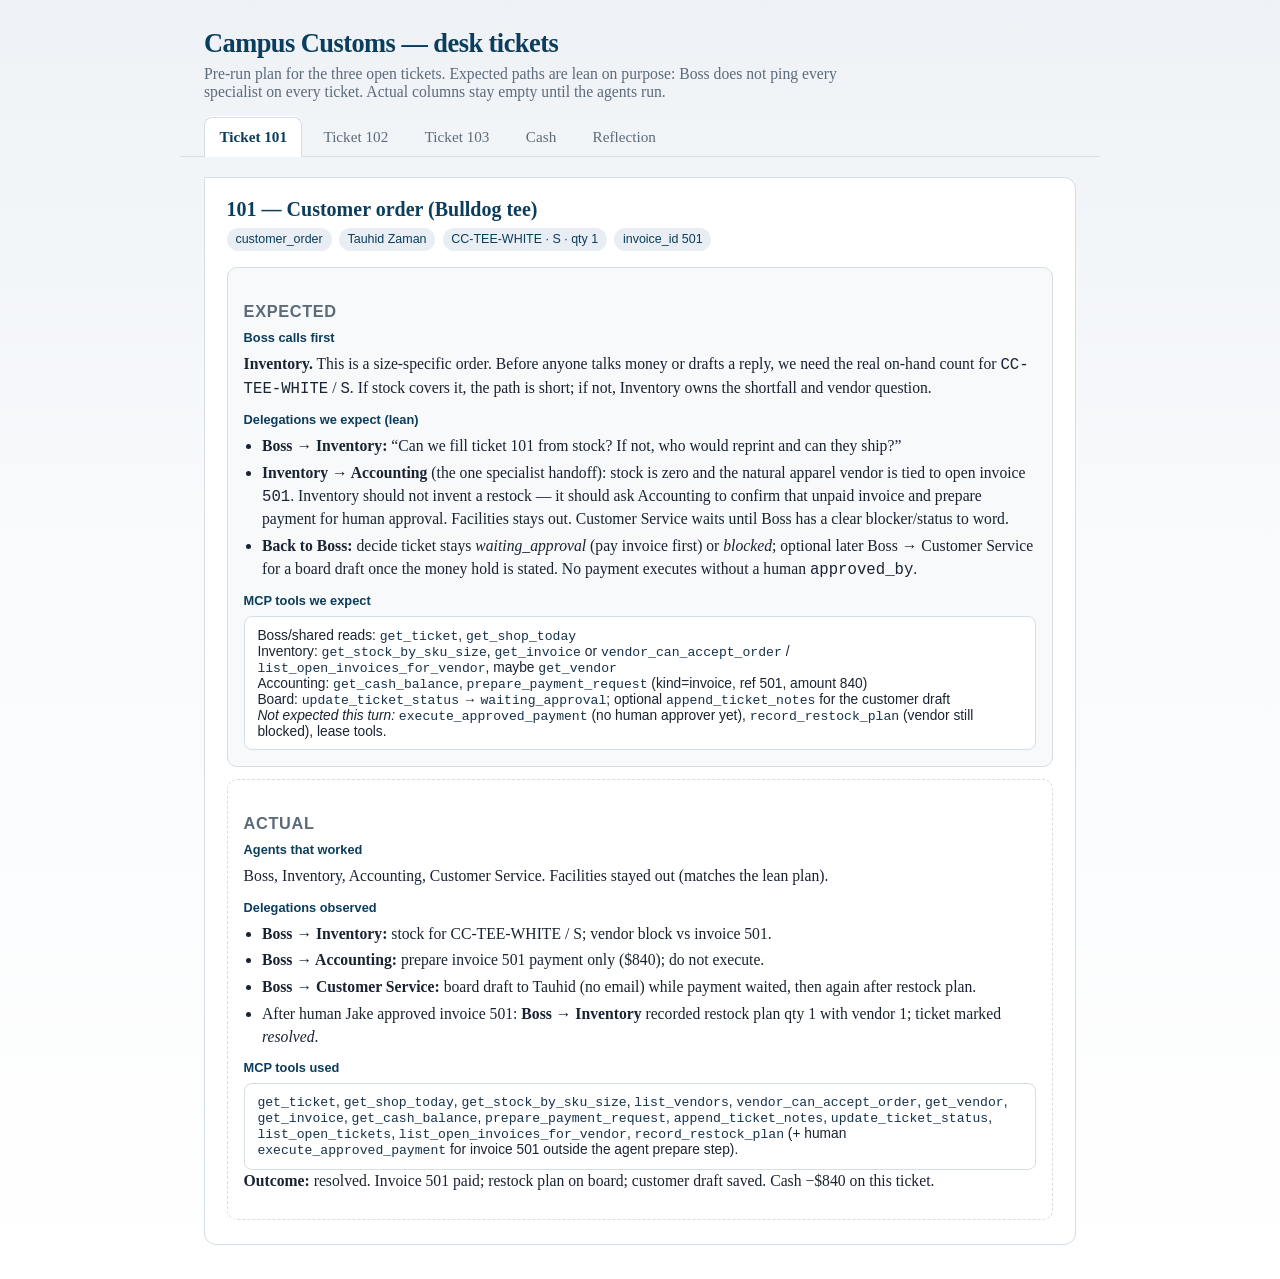
<file: output/desk_tickets.html>
<!DOCTYPE html>
<html lang="en">
<head>
  <meta charset="utf-8" />
  <meta name="viewport" content="width=device-width, initial-scale=1" />
  <title>Campus Customs — Desk Tickets</title>
  <style>
    :root {
      --ink: #1a2332;
      --muted: #5c6b7a;
      --line: #d5dde6;
      --panel: #f7f9fb;
      --accent: #0b3d5c;
      --chip: #e8eef3;
      --ok-bg: #eef6f0;
      --wait-bg: #fff8e8;
    }
    * { box-sizing: border-box; }
    body {
      margin: 0;
      font-family: "Iowan Old Style", "Palatino Linotype", Palatino, Georgia, serif;
      color: var(--ink);
      background: linear-gradient(180deg, #eef2f6 0%, #f8fafc 40%, #ffffff 100%);
      min-height: 100vh;
    }
    header {
      padding: 1.75rem 1.5rem 1rem;
      max-width: 920px;
      margin: 0 auto;
    }
    header h1 {
      margin: 0 0 0.35rem;
      font-size: 1.65rem;
      letter-spacing: -0.02em;
      color: var(--accent);
    }
    header p {
      margin: 0;
      color: var(--muted);
      font-size: 0.98rem;
      max-width: 40rem;
    }
    .tabs {
      display: flex;
      flex-wrap: wrap;
      gap: 0.35rem;
      max-width: 920px;
      margin: 0 auto;
      padding: 0 1.5rem;
      border-bottom: 1px solid var(--line);
    }
    .tabs button {
      appearance: none;
      border: 1px solid transparent;
      border-bottom: none;
      background: transparent;
      color: var(--muted);
      font: inherit;
      font-size: 0.95rem;
      padding: 0.65rem 0.9rem;
      cursor: pointer;
      border-radius: 8px 8px 0 0;
    }
    .tabs button[aria-selected="true"] {
      background: #fff;
      color: var(--accent);
      border-color: var(--line);
      font-weight: 600;
      box-shadow: 0 -1px 0 #fff;
      margin-bottom: -1px;
    }
    main {
      max-width: 920px;
      margin: 0 auto;
      padding: 1.25rem 1.5rem 3rem;
    }
    .panel {
      display: none;
      background: #fff;
      border: 1px solid var(--line);
      border-radius: 0 12px 12px 12px;
      padding: 1.25rem 1.35rem 1.5rem;
    }
    .panel.active { display: block; }
    .meta {
      display: flex;
      flex-wrap: wrap;
      gap: 0.45rem;
      margin: 0 0 1rem;
    }
    .chip {
      background: var(--chip);
      color: var(--accent);
      font-family: "Avenir Next", "Segoe UI", sans-serif;
      font-size: 0.78rem;
      padding: 0.28rem 0.55rem;
      border-radius: 999px;
    }
    h2 {
      margin: 0 0 0.4rem;
      font-size: 1.25rem;
      color: var(--accent);
    }
    h3 {
      margin: 1.25rem 0 0.5rem;
      font-size: 1.02rem;
      font-family: "Avenir Next", "Segoe UI", sans-serif;
      text-transform: uppercase;
      letter-spacing: 0.04em;
      color: var(--muted);
    }
    .section {
      background: var(--panel);
      border: 1px solid var(--line);
      border-radius: 10px;
      padding: 0.9rem 1rem 1rem;
      margin-top: 0.75rem;
    }
    .section.actual {
      min-height: 8rem;
      background: #fff;
      border-style: dashed;
    }
    .section p, .section li {
      font-size: 0.98rem;
      line-height: 1.45;
    }
    .section p { margin: 0 0 0.65rem; }
    .section ul { margin: 0.25rem 0 0.65rem 1.15rem; padding: 0; }
    .section li { margin: 0.25rem 0; }
    .section .label {
      font-family: "Avenir Next", "Segoe UI", sans-serif;
      font-size: 0.8rem;
      font-weight: 700;
      color: var(--accent);
      margin-bottom: 0.35rem;
    }
    .tools {
      font-family: "Avenir Next", "Segoe UI", sans-serif;
      font-size: 0.86rem;
      background: #fff;
      border: 1px solid var(--line);
      border-radius: 8px;
      padding: 0.65rem 0.8rem;
      margin: 0.35rem 0 0;
    }
    .tools code {
      font-family: ui-monospace, "SF Mono", Menlo, monospace;
      font-size: 0.82rem;
      color: #16324a;
    }
    .placeholder {
      color: var(--muted);
      font-style: italic;
      margin: 0;
    }
    .later {
      padding: 2rem 1rem;
      text-align: center;
      color: var(--muted);
    }
    .later strong {
      display: block;
      color: var(--accent);
      font-style: normal;
      margin-bottom: 0.35rem;
    }
    .reflect h2 {
      margin-top: 0;
    }
    .reflect h3 {
      margin-top: 1.4rem;
    }
    .reflect .section h4 {
      margin: 0.85rem 0 0.35rem;
      font-family: "Avenir Next", "Segoe UI", sans-serif;
      font-size: 0.92rem;
      color: var(--accent);
    }
    .reflect .section p,
    .reflect .section li {
      font-size: 0.95rem;
      line-height: 1.5;
    }
  </style>
</head>
<body>
  <header>
    <h1>Campus Customs — desk tickets</h1>
    <p>
      Pre-run plan for the three open tickets. Expected paths are lean on purpose:
      Boss does not ping every specialist on every ticket. Actual columns stay empty until the agents run.
    </p>
  </header>

  <div class="tabs" role="tablist" aria-label="Desk views">
    <button role="tab" id="tab-101" aria-controls="panel-101" aria-selected="true">Ticket 101</button>
    <button role="tab" id="tab-102" aria-controls="panel-102" aria-selected="false">Ticket 102</button>
    <button role="tab" id="tab-103" aria-controls="panel-103" aria-selected="false">Ticket 103</button>
    <button role="tab" id="tab-cash" aria-controls="panel-cash" aria-selected="false">Cash</button>
    <button role="tab" id="tab-reflection" aria-controls="panel-reflection" aria-selected="false">Reflection</button>
  </div>

  <main>
    <!-- Ticket 101 -->
    <section class="panel active" role="tabpanel" id="panel-101" aria-labelledby="tab-101">
      <h2>101 — Customer order (Bulldog tee)</h2>
      <div class="meta">
        <span class="chip">customer_order</span>
        <span class="chip">Tauhid Zaman</span>
        <span class="chip">CC-TEE-WHITE · S · qty 1</span>
        <span class="chip">invoice_id 501</span>
      </div>

      <div class="section expected">
        <h3>Expected</h3>

        <p class="label">Boss calls first</p>
        <p>
          <strong>Inventory.</strong> This is a size-specific order. Before anyone talks money or drafts a reply,
          we need the real on-hand count for <code>CC-TEE-WHITE</code> / <code>S</code>. If stock covers it, the path is short;
          if not, Inventory owns the shortfall and vendor question.
        </p>

        <p class="label">Delegations we expect (lean)</p>
        <ul>
          <li><strong>Boss → Inventory:</strong> “Can we fill ticket 101 from stock? If not, who would reprint and can they ship?”</li>
          <li><strong>Inventory → Accounting</strong> (the one specialist handoff): stock is zero and the natural apparel vendor is tied to open invoice <code>501</code>. Inventory should not invent a restock — it should ask Accounting to confirm that unpaid invoice and prepare payment for human approval. Facilities stays out. Customer Service waits until Boss has a clear blocker/status to word.</li>
          <li><strong>Back to Boss:</strong> decide ticket stays <em>waiting_approval</em> (pay invoice first) or <em>blocked</em>; optional later Boss → Customer Service for a board draft once the money hold is stated. No payment executes without a human <code>approved_by</code>.</li>
        </ul>

        <p class="label">MCP tools we expect</p>
        <div class="tools">
          Boss/shared reads: <code>get_ticket</code>, <code>get_shop_today</code><br />
          Inventory: <code>get_stock_by_sku_size</code>, <code>get_invoice</code> or <code>vendor_can_accept_order</code> / <code>list_open_invoices_for_vendor</code>, maybe <code>get_vendor</code><br />
          Accounting: <code>get_cash_balance</code>, <code>prepare_payment_request</code> (kind=invoice, ref 501, amount 840)<br />
          Board: <code>update_ticket_status</code> → <code>waiting_approval</code>; optional <code>append_ticket_notes</code> for the customer draft<br />
          <em>Not expected this turn:</em> <code>execute_approved_payment</code> (no human approver yet), <code>record_restock_plan</code> (vendor still blocked), lease tools.
        </div>
      </div>

      <div class="section actual">
        <h3>Actual</h3>
        <p class="label">Agents that worked</p>
        <p>Boss, Inventory, Accounting, Customer Service. Facilities stayed out (matches the lean plan).</p>
        <p class="label">Delegations observed</p>
        <ul>
          <li><strong>Boss → Inventory:</strong> stock for CC-TEE-WHITE / S; vendor block vs invoice 501.</li>
          <li><strong>Boss → Accounting:</strong> prepare invoice 501 payment only ($840); do not execute.</li>
          <li><strong>Boss → Customer Service:</strong> board draft to Tauhid (no email) while payment waited, then again after restock plan.</li>
          <li>After human Jake approved invoice 501: <strong>Boss → Inventory</strong> recorded restock plan qty 1 with vendor 1; ticket marked <em>resolved</em>.</li>
        </ul>
        <p class="label">MCP tools used</p>
        <div class="tools">
          <code>get_ticket</code>, <code>get_shop_today</code>, <code>get_stock_by_sku_size</code>, <code>list_vendors</code>,
          <code>vendor_can_accept_order</code>, <code>get_vendor</code>, <code>get_invoice</code>, <code>get_cash_balance</code>,
          <code>prepare_payment_request</code>, <code>append_ticket_notes</code>, <code>update_ticket_status</code>,
          <code>list_open_tickets</code>, <code>list_open_invoices_for_vendor</code>, <code>record_restock_plan</code>
          (+ human <code>execute_approved_payment</code> for invoice 501 outside the agent prepare step).
        </div>
        <p><strong>Outcome:</strong> resolved. Invoice 501 paid; restock plan on board; customer draft saved. Cash −$840 on this ticket.</p>
      </div>

    </section>

    <!-- Ticket 102 -->
    <section class="panel" role="tabpanel" id="panel-102" aria-labelledby="tab-102" hidden>
      <h2>102 — Rent notice</h2>
      <div class="meta">
        <span class="chip">rent_notice</span>
        <span class="chip">Elm City Properties</span>
        <span class="chip">lease_id 1</span>
        <span class="chip">due 2026-09-02</span>
      </div>

      <div class="section expected">
        <h3>Expected</h3>

        <p class="label">Boss calls first</p>
        <p>
          <strong>Facilities.</strong> The ticket is a landlord rent notice keyed to <code>lease_id = 1</code>.
          Space facts (landlord, monthly rent, next due) should come from the lease row, not from guessing
          the email wording. Inventory and discount work do not belong here.
        </p>

        <p class="label">Delegations we expect (lean)</p>
        <ul>
          <li><strong>Boss → Facilities:</strong> “Load lease 1 against shop today — how much, when due, overdue or not?”</li>
          <li><strong>Facilities → Accounting</strong> (the one specialist handoff): once rent is confirmed ($2,400, due 2026-09-02 vs desk 2026-08-31), Facilities asks Accounting to check cash and <code>prepare_payment_request</code> for human approval. No Inventory. No Customer Service unless Boss later wants a landlord draft on the board (still no real email).</li>
          <li><strong>Back to Boss:</strong> leave ticket <em>waiting_approval</em> for rent pay; do not execute payment without a human approver. Note cash after this pay still matters for ticket 101’s invoice.</li>
        </ul>

        <p class="label">MCP tools we expect</p>
        <div class="tools">
          Boss/shared: <code>get_ticket</code>, <code>get_shop_today</code><br />
          Facilities: <code>get_lease_details</code><br />
          Accounting: <code>get_cash_balance</code>, <code>prepare_payment_request</code> (kind=rent, ref 1, amount 2400)<br />
          Board: <code>update_ticket_status</code> → <code>waiting_approval</code>; optional <code>append_ticket_notes</code><br />
          <em>Not expected:</em> inventory/pricing/vendor tools, <code>execute_approved_payment</code> without a human.
        </div>
      </div>

      <div class="section actual">
        <h3>Actual</h3>
        <p class="label">Agents that worked</p>
        <p>Boss, Facilities, Accounting, Customer Service. Inventory stayed out (matches the lean plan).</p>
        <p class="label">Delegations observed</p>
        <ul>
          <li><strong>Boss → Facilities:</strong> lease 1 facts vs shop today (rent $2,400, due 2026-09-02).</li>
          <li><strong>Boss → Accounting:</strong> prepare rent payment only; confirm cash; do not execute.</li>
          <li>Human Jake approved rent $2,400 → checking $3,400 → $1,000.</li>
          <li><strong>Boss → Customer Service:</strong> landlord board draft (no email). Ticket marked <em>resolved</em>.</li>
        </ul>
        <p class="label">MCP tools used</p>
        <div class="tools">
          <code>get_ticket</code>, <code>get_shop_today</code>, <code>get_lease_details</code>, <code>get_cash_balance</code>,
          <code>prepare_payment_request</code>, <code>append_ticket_notes</code>, <code>update_ticket_status</code>,
          <code>list_open_tickets</code>
          (+ human <code>execute_approved_payment</code> kind=rent, ref 1, amount 2400).
        </div>
        <p><strong>Outcome:</strong> resolved. Rent paid with human approval. Cash −$2,400 on this ticket.</p>
      </div>

    </section>

    <!-- Ticket 103 -->
    <section class="panel" role="tabpanel" id="panel-103" aria-labelledby="tab-103" hidden>
      <h2>103 — Bulk hoodie discount</h2>
      <div class="meta">
        <span class="chip">price_override</span>
        <span class="chip">Yale AI Club</span>
        <span class="chip">CC-HOOD-NAVY · M · qty 20</span>
      </div>

      <div class="section expected">
        <h3>Expected</h3>

        <p class="label">Boss calls first</p>
        <p>
          <strong>Inventory.</strong> The club wants 20 size-M hoodies. Before Accounting argues margin or Boss
          grants a discount, we need the real on-hand count — seed data has only 8 in M, so fulfillment and
          discount are coupled to a shortfall. Facilities/rent is irrelevant on this ticket.
        </p>

        <p class="label">Delegations we expect (lean)</p>
        <ul>
          <li><strong>Boss → Inventory:</strong> “How many <code>CC-HOOD-NAVY</code> M do we have vs 20? Is a restock even allowed right now?”</li>
          <li><strong>Inventory → Accounting</strong> (the one specialist handoff): Inventory reports the shortfall (and that Bulldog Print Co is likely still blocked if invoice 501 is open) and asks Accounting for list/cost margin so Boss can decide the discount. Accounting should <em>not</em> quietly approve a price — recommendation only.</li>
          <li><strong>Back to Boss:</strong> approve, deny, or counter the discount given margin + partial stock; set ticket status. Optional Boss → Customer Service afterward for a board draft to the club. Restock plan only if vendor is clear — otherwise note the supply hold without pretending goods were ordered.</li>
        </ul>

        <p class="label">MCP tools we expect</p>
        <div class="tools">
          Boss/shared: <code>get_ticket</code>, <code>get_shop_today</code><br />
          Inventory: <code>get_stock_by_sku_size</code>, <code>vendor_can_accept_order</code> or <code>list_open_invoices_for_vendor</code> (if restock is considered)<br />
          Accounting: <code>get_sku_pricing</code> (unit_cost / list_price for margin)<br />
          Board: <code>append_ticket_notes</code> (Boss decision + optional CS draft), <code>update_ticket_status</code> as appropriate<br />
          <em>Not expected this turn:</em> rent/lease tools, <code>execute_approved_payment</code> (this ticket is a price call, not a pay run), <code>record_restock_plan</code> while vendor 1 is still unpaid.
        </div>
      </div>

      <div class="section actual">
        <h3>Actual</h3>
        <p class="label">Agents that worked</p>
        <p>Boss, Inventory, Accounting, Customer Service. Facilities stayed out.</p>
        <p class="label">Delegations observed</p>
        <ul>
          <li><strong>Boss → Inventory:</strong> stock CC-HOOD-NAVY / M vs qty 20 (8 on hand, short 12).</li>
          <li><strong>Inventory → Accounting:</strong> margin at list $58 and at 10% off ($52.20).</li>
          <li><strong>Boss → Customer Service:</strong> board draft denying deep discount; offer ≤10% on the 8 units available.</li>
          <li>Customer Service also checked back with Boss on the discount decision (peer handoff).</li>
        </ul>
        <p class="label">MCP tools used</p>
        <div class="tools">
          <code>get_ticket</code>, <code>get_shop_today</code>, <code>get_stock_by_sku_size</code>,
          <code>get_sku_pricing</code>, <code>update_ticket_status</code>, <code>append_ticket_notes</code>.
          No payment tools — cash unchanged.
        </div>
        <p><strong>Outcome:</strong> resolved. Deep bulk discount denied; 10% offer on available 8 units. Cash Δ $0.</p>
      </div>

    </section>

    <!-- Cash (later) -->
    <section class="panel" role="tabpanel" id="panel-cash" aria-labelledby="tab-cash" hidden>
      <h2>Cash ledger (this resolve run)</h2>
      <div class="section expected">
        <h3>Money itemized</h3>
        <ul>
          <li><strong>Starting checking</strong> (after reset): <code>$3,400.00</code> on shop date 2026-08-31.</li>
          <li><strong>Ticket 102 — Rent:</strong> human-approved pay <code>kind=rent</code>, lease <code>ref_id=1</code>, <strong>$2,400.00</strong>.
            Balance <code>$3,400 → $1,000</code>. Why: monthly rent to Elm City Properties.</li>
          <li><strong>Ticket 101 — Vendor invoice:</strong> human-approved pay <code>kind=invoice</code>, <code>ref_id=501</code>, <strong>$840.00</strong>.
            Balance <code>$1,000 → $160</code>. Why: clear Bulldog Print Co unpaid rush reprint so restock can proceed.</li>
          <li><strong>Ticket 103 — Price override:</strong> <strong>$0.00</strong> cash movement (discount decision only). Balance stayed <code>$160</code>.</li>
          <li><strong>Ending checking:</strong> <code>$160.00</code> — matches <code>cash_accounts</code> in <code>data/campus_customs_new.db</code>
            (<code>3400 − 2400 − 840 = 160</code>). Payments table has rent id=1 and invoice id=2, both approved by Jake (human desk).</li>
        </ul>
      </div>
    </section>

    <!-- Reflection -->
    <section class="panel reflect" role="tabpanel" id="panel-reflection" aria-labelledby="tab-reflection" hidden>
      <h2>Reflection — after resolving 101, 102, and 103</h2>
      <p style="margin:0 0 1rem;color:var(--muted);">
        Written against this same page: Expected vs Actual on each ticket tab, and the Cash tab
        ($3,400 → $1,000 → $160). Human approver on both pays: <strong>Jake (human desk)</strong>.
      </p>

      <div class="section">
        <h3>1. Human approvals (who actually moved cash)</h3>
        <p>
          Agents never silently paid. On <strong>102</strong>, Accounting only
          <code>prepare_payment_request</code>’d rent for lease 1 at <strong>$2,400</strong>; Jake approved and
          <code>execute_approved_payment</code> dropped checking <strong>$3,400 → $1,000</strong> (Cash tab).
          On <strong>101</strong>, Accounting prepared invoice <strong>501 / $840</strong>; Jake approved after rent,
          so checking went <strong>$1,000 → $160</strong>. On <strong>103</strong> there was
          <em>no</em> human pay — Boss’s discount call and a Customer Service draft — cash stayed
          <strong>$160</strong>. That split is the whole point of the desk: prepare in the agent lanes,
          cash-out only through the human approve control.
        </p>
      </div>

      <div class="section">
        <h3>2. How I’d grade the agents on each ticket</h3>

        <h4>Ticket 101 — Bulldog tee (Tauhid / CC-TEE-WHITE S)</h4>
        <p>
          <strong>Strong.</strong> Inventory told the truth: qty <strong>0</strong> for size S, so we never pretended
          we could pull a tee off Aisle B. The team correctly treated invoice <strong>501</strong> as the
          restock gate (Bulldog Print Co won’t ship with an open unpaid bill), left cash alone until Jake
          approved, then <code>record_restock_plan</code> only after the vendor cleared, and parked a draft
          for Tauhid on the board instead of emailing him. I’d dock a little for Boss talking to Customer
          Service <em>and</em> Accounting directly instead of the single Inventory→Accounting handoff we sketched —
          more chatter than needed — but the money and stock outcomes were right, and Facilities stayed out
          like it should on a tee order.
        </p>

        <h4>Ticket 102 — Rent due (Elm City / lease 1)</h4>
        <p>
          <strong>Strong on facts, messy on the second pass.</strong> Facilities nailed the lease against
          <code>desk.date_today</code>: <strong>$2,400</strong>, due <strong>2026-09-02</strong>, not overdue on
          2026-08-31. Accounting prepared rent without inventing an amount. Human pay worked — that’s the
          Cash tab’s first line. Inventory correctly never showed up. The awkward bit was after Jake’s pay:
          a follow-up turn briefly got confused about whether rent had cleared (agents tried to re-read cash
          and narrate a shortfall story even though payment id 1 already succeeded). We still ended
          <em>resolved</em> with the landlord draft on the ticket. Grade: A for the prepare→approve path,
          B− for post-pay narration noise.
        </p>

        <h4>Ticket 103 — Bulk hoodie discount (Yale AI Club / CC-HOOD-NAVY M × 20)</h4>
        <p>
          <strong>Best “judgment” ticket.</strong> Inventory’s 8-vs-20 shortfall is the whole plot; Accounting
          actually did the margin math at list <strong>$58</strong> / cost <strong>$22</strong> and at 10% off
          (<strong>$52.20</strong>, ~57.9% margin). Boss denied a deep bulk cut and offered at most 10% on the
          <em>eight</em> units in stock — which is a real shop answer, not “sure, discount twenty ghosts.”
          Customer Service’s draft stayed on the board. Cash Δ <strong>$0</strong> on the Cash tab, which is
          correct: this wasn’t a pay ticket. Slight over-delegation (CS pinging Boss back; Boss re-asking
          Inventory) but the decision quality was high.
        </p>
      </div>

      <div class="section">
        <h3>3. Actual vs Expected (delegation), ticket by ticket</h3>

        <h4>101</h4>
        <p>
          <strong>Expected:</strong> Boss→Inventory first, then one specialist handoff Inventory→Accounting;
          CS optional after the blocker was clear; no Facilities; no <code>execute_approved_payment</code>
          without a human; no <code>record_restock_plan</code> while 501 was open.
          <strong>Actual:</strong> Boss did call Inventory first and kept Facilities out — good. The specialist
          handoff was looser than planned: Boss→Accounting directly (instead of Inventory asking Accounting),
          and Boss→CS earlier than we sketched. After Jake paid 501, Actual correctly did the restock plan
          we had parked as “not this turn” in Expected. So: same spine, noisier wiring, fuller close-out
          once cash cleared.
        </p>

        <h4>102</h4>
        <p>
          <strong>Expected:</strong> Boss→Facilities, Facilities→Accounting, waiting_approval, Inventory absent.
          <strong>Actual:</strong> Boss→Facilities and Boss→Accounting (Boss as hub again, not Facilities asking
          Accounting). Inventory absent — match. Human rent pay and cash path match the Cash tab exactly.
          CS draft happened (Expected called it optional). The post-approve confusion was <em>not</em> in the
          Expected plan; that’s the main Actual miss on polish, not on money.
        </p>

        <h4>103</h4>
        <p>
          <strong>Expected:</strong> Boss→Inventory, Inventory→Accounting for margin, Boss decides, optional CS;
          no lease tools; no pay; restock only if vendor clear.
          <strong>Actual:</strong> Closest match of the three. We got the Inventory→Accounting margin handoff
          on purpose, Facilities never appeared, no payment tools, cash unchanged. We didn’t lean on
          <code>vendor_can_accept_order</code> for a reprint because Boss chose a partial-stock discount offer
          instead of promising twenty reprints — a reasonable Actual choice given only 8 M on the rack.
        </p>
      </div>

      <div class="section">
        <h3>4. What would’ve been simpler as one agent with tools</h3>
        <p>
          <strong>Ticket 102 is the poster child for one agent.</strong> The path is almost a script:
          <code>get_ticket</code> → <code>get_lease_details(1)</code> → <code>get_shop_today</code> →
          <code>get_cash_balance</code> → <code>prepare_payment_request(rent, 1, 2400)</code> → wait for Jake →
          maybe <code>append_ticket_notes</code>. Splitting Facilities vs Accounting added latency and a
          second model call for a single lease row and one cash check. A solo “ops clerk” agent with the same
          MCP tools would’ve hit the same Cash tab result with less drama.
        </p>
        <p>
          <strong>101 is where the team earns its keep</strong> — stock truth, vendor credit hold, invoice pay,
          then restock plan and a customer draft are different failure modes. One agent could still call the
          tools in order, but the prompts’ separated scopes (Inventory never invents a pay; Accounting never
          invents qty; CS never emails) are what kept Jake as the only person who could move the $840.
          <strong>103</strong> is judgment-heavy; one agent with <code>get_stock_by_sku_size</code> +
          <code>get_sku_pricing</code> could decide the 10% offer, but having Accounting forced to show margin
          before Boss spoke made the Yale AI Club answer feel less like a vibes discount.
        </p>
      </div>

      <div class="section">
        <h3>5. Three new Campus Customs problems this team <em>could</em> solve with tools we already have</h3>
        <ol>
          <li>
            <strong>Another size-stockout on an apparel SKU with a vendor already paid.</strong>
            Same pattern as 101 after invoice 501 cleared: Inventory
            <code>get_stock_by_sku_size</code> + <code>vendor_can_accept_order</code> +
            <code>record_restock_plan</code>, CS drafts the shopper note. No new tables required.
          </li>
          <li>
            <strong>Next month’s rent notice on lease 1.</strong>
            Clone of 102: Facilities <code>get_lease_details</code>, Accounting
            <code>prepare_payment_request</code>, human approve on the desk (Cash tab would show another
            −$2,400 if checking can cover it — today we’d refuse if balance stayed at $160).
          </li>
          <li>
            <strong>A second student-org bulk ask on a priced SKU (mug, hat, hoodie).</strong>
            Same as 103: stock vs qty, <code>get_sku_pricing</code> margin, Boss approve/deny/counter,
            CS board draft — cash stays put unless they also need a vendor reprint path like 101.
          </li>
        </ol>
      </div>

      <div class="section">
        <h3>6. Three problems this team <em>cannot</em> solve yet — and what we’d add</h3>
        <ol>
          <li>
            <strong>“Can we take a card deposit / recognize revenue when Tauhid picks up the tee?”</strong>
            This homework is cash-<em>out</em> only (Cash tab never goes up). We’d need a
            <code>record_sale</code> / <code>receive_payment</code> MCP tool writing a sales or deposits table,
            an Accounting skill for inbound cash, and probably a POS/agent that knows order fulfillment
            beyond <code>record_restock_plan</code> (which never bumps <code>inventory.qty</code> when goods arrive).
          </li>
          <li>
            <strong>“Ship the restocked tee to Tauhid’s dorm and email tracking.”</strong>
            CS is banned from real email; we have no carrier, address, or shipment table. We’d need a
            Logistics agent, tools like <code>create_shipment</code> / <code>get_tracking</code>, and a
            deliberate “send_message” channel that’s still sandbox-safe for class (or a mock mailer table).
          </li>
          <li>
            <strong>“Negotiate a lease amendment or new Chapel Street square footage.”</strong>
            Facilities can read lease 1’s rent and due date, but can’t model square footage, CAM charges,
            or amendment versions. We’d need richer lease documents (or a docs tool), a Facilities prompt
            for amendments, and probably Legal/Boss escalation that isn’t just
            <code>update_ticket_status</code>.
          </li>
        </ol>
      </div>

      <div class="section">
        <h3>7. Closing note from the desk</h3>
        <p>
          The multi-agent board paid off most on <strong>101</strong> (stock + vendor credit + human $840) and
          <strong>103</strong> (margin before discount). <strong>102</strong> proved the human approve path on the
          Cash tab more than it proved five specialists. Ending checking <strong>$160</strong> matching
          <code>campus_customs_new.db</code> after rent and invoice is the non-negotiable grade — the React
          “resolved” badges would be worthless if that math were wrong.
        </p>
      </div>
    </section>
  </main>

  <script>
    const tabs = [...document.querySelectorAll('[role="tab"]')];
    const panels = [...document.querySelectorAll('[role="tabpanel"]')];

    function select(tab) {
      tabs.forEach((t) => {
        const on = t === tab;
        t.setAttribute("aria-selected", on ? "true" : "false");
      });
      panels.forEach((p) => {
        const on = p.id === tab.getAttribute("aria-controls");
        p.classList.toggle("active", on);
        p.hidden = !on;
      });
    }

    tabs.forEach((tab) => {
      tab.addEventListener("click", () => select(tab));
    });
  </script>
</body>
</html>
</file>
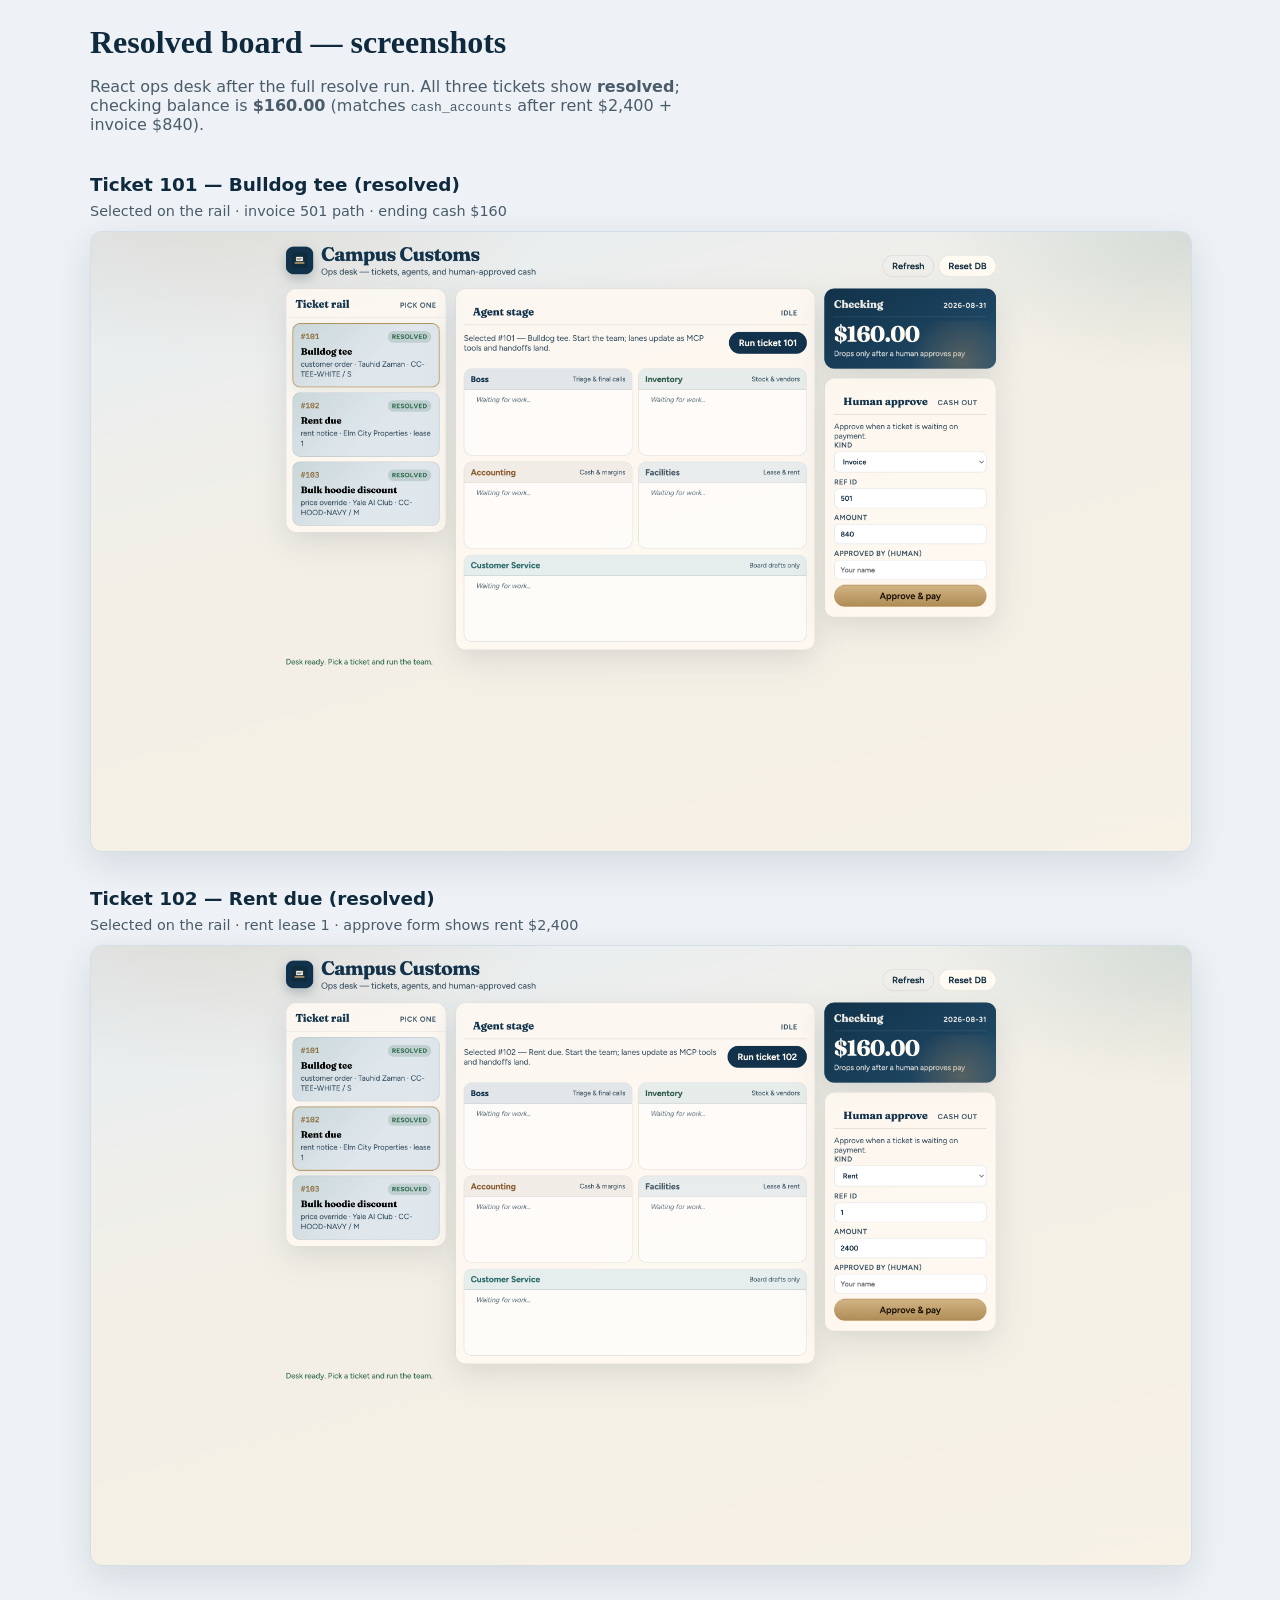
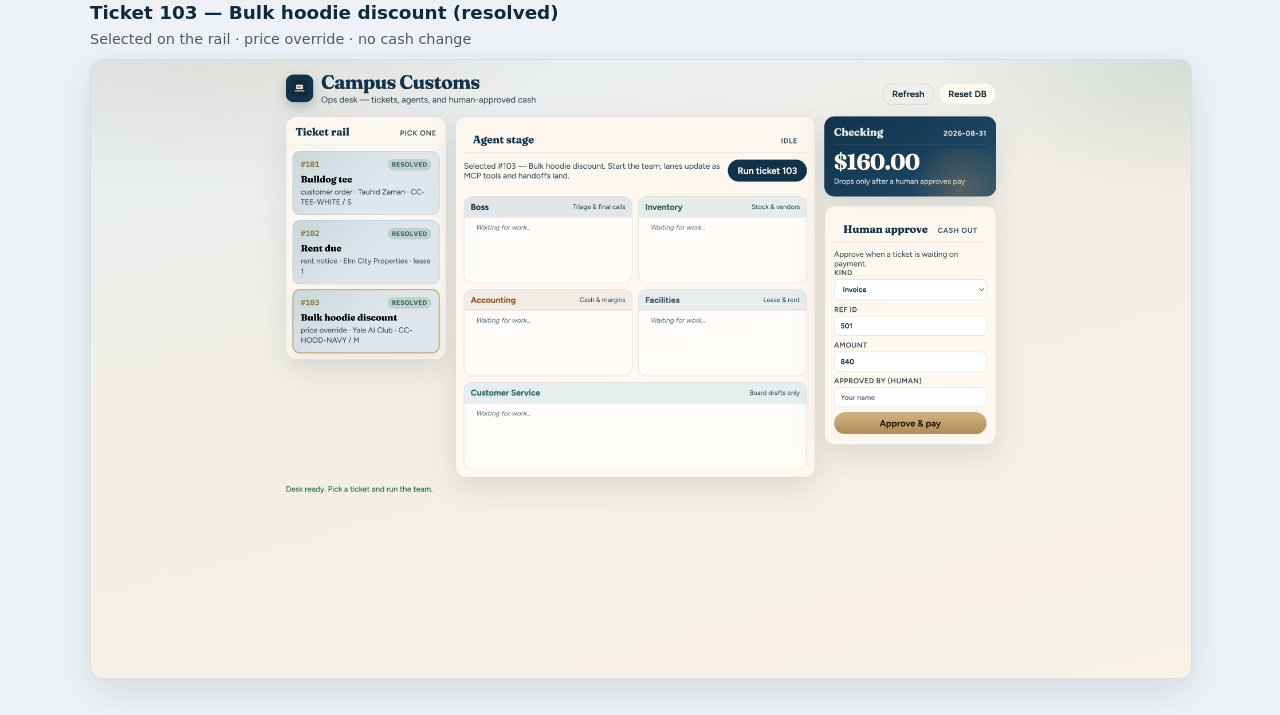
<file: output/resolved_board.html>
<!DOCTYPE html>
<html lang="en">
<head>
  <meta charset="utf-8" />
  <meta name="viewport" content="width=device-width, initial-scale=1" />
  <title>Campus Customs — Resolved board screenshots</title>
  <style>
    body {
      margin: 0;
      font-family: "Figtree", "Avenir Next", system-ui, sans-serif;
      background: #eef2f6;
      color: #0f2a3d;
    }
    header {
      max-width: 1100px;
      margin: 0 auto;
      padding: 1.5rem 1.25rem 0.5rem;
    }
    h1 { margin: 0 0 0.35rem; font-family: Georgia, serif; }
    p { color: #4a5c6a; max-width: 40rem; }
    .shot {
      max-width: 1100px;
      margin: 1rem auto 2rem;
      padding: 0 1.25rem;
    }
    .shot h2 {
      margin: 0 0 0.5rem;
      font-size: 1.15rem;
    }
    .shot img {
      width: 100%;
      height: auto;
      border: 1px solid #d5dde6;
      border-radius: 12px;
      box-shadow: 0 12px 36px rgba(15, 42, 61, 0.12);
      background: #fff;
    }
    .meta {
      font-size: 0.9rem;
      color: #4a5c6a;
      margin: 0.4rem 0 0.75rem;
    }
  </style>
</head>
<body>
  <header>
    <h1>Resolved board — screenshots</h1>
    <p>
      React ops desk after the full resolve run. All three tickets show
      <strong>resolved</strong>; checking balance is <strong>$160.00</strong>
      (matches <code>cash_accounts</code> after rent $2,400 + invoice $840).
    </p>
  </header>

  <section class="shot">
    <h2>Ticket 101 — Bulldog tee (resolved)</h2>
    <p class="meta">Selected on the rail · invoice 501 path · ending cash $160</p>
    <img src="screenshots/ticket-101-resolved.png" alt="React board with ticket 101 resolved" />
  </section>

  <section class="shot">
    <h2>Ticket 102 — Rent due (resolved)</h2>
    <p class="meta">Selected on the rail · rent lease 1 · approve form shows rent $2,400</p>
    <img src="screenshots/ticket-102-resolved.png" alt="React board with ticket 102 resolved" />
  </section>

  <section class="shot">
    <h2>Ticket 103 — Bulk hoodie discount (resolved)</h2>
    <p class="meta">Selected on the rail · price override · no cash change</p>
    <img src="screenshots/ticket-103-resolved.png" alt="React board with ticket 103 resolved" />
  </section>
</body>
</html>
</file>
